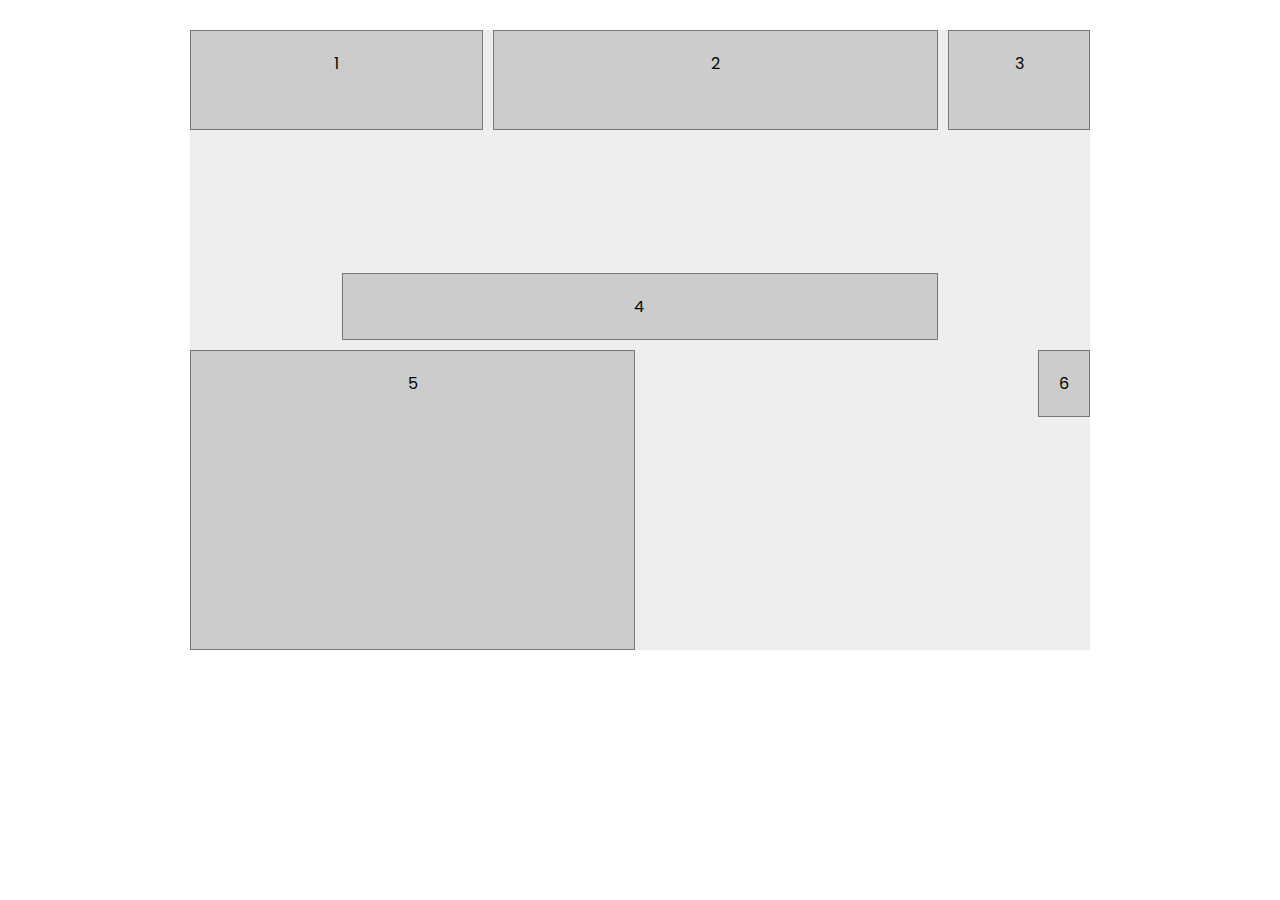
<file: 1 - basic/index.html>
<!DOCTYPE html>
<html lang="en">

<head>
  <title>Basic CSS Grid</title>
  <meta charset="UTF-8" />
  <meta name="viewport" content="width=device-width, initial-scale=1" />
  <link href="./styles.css" rel="stylesheet" />
</head>

<body>
  <div class="grid-container">
    <div>1</div>
    <div>2</div>
    <div>3</div>
    <div>4</div>
    <div>5</div>
    <div>6</div>
  </div>
</body>

</html>
</file>
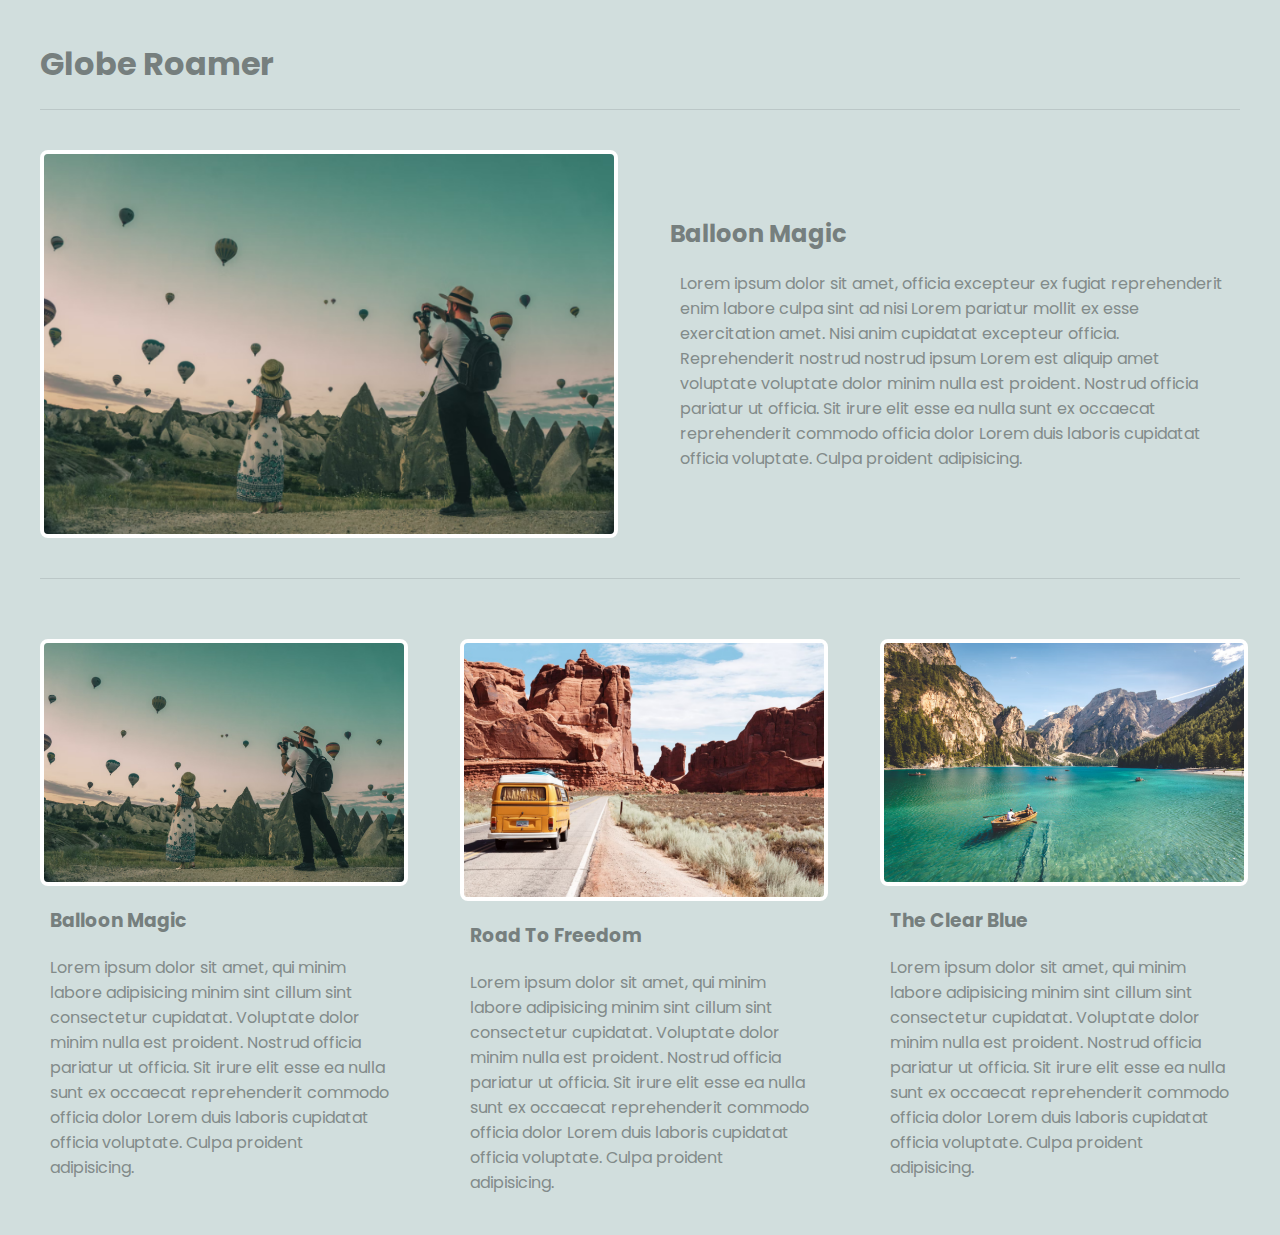
<file: 2 - multi-columns/index.html>
<html lang="en">
  <head>
    <meta charset="UTF-8" />
    <meta http-equiv="X-UA-Compatible" content="IE=edge" />
    <meta name="viewport" content="width=device-width, initial-scale=1.0" />
    <title>Multi Column Blog Layout</title>
    <link rel="stylesheet" href="styles.css" />
  </head>

  <body>
    <header>
      <h1>Globe Roamer</h1>
    </header>
    <main class="grid-container">
      <article class="featured">
        <img src="img/1.png" alt="featured img" />
        <div>
          <h2>Balloon Magic</h2>
          <p>
            Lorem ipsum dolor sit amet, officia excepteur ex fugiat
            reprehenderit enim labore culpa sint ad nisi Lorem pariatur mollit
            ex esse exercitation amet. Nisi anim cupidatat excepteur officia.
            Reprehenderit nostrud nostrud ipsum Lorem est aliquip amet voluptate
            voluptate dolor minim nulla est proident. Nostrud officia pariatur
            ut officia. Sit irure elit esse ea nulla sunt ex occaecat
            reprehenderit commodo officia dolor Lorem duis laboris cupidatat
            officia voluptate. Culpa proident adipisicing.
          </p>
        </div>
      </article>
      <article>
        <img src="img/1.png" alt="article img" />
        <div>
          <h3>Balloon Magic</h3>
          <p>
            Lorem ipsum dolor sit amet, qui minim labore adipisicing minim sint
            cillum sint consectetur cupidatat. Voluptate dolor minim nulla est
            proident. Nostrud officia pariatur ut officia. Sit irure elit esse
            ea nulla sunt ex occaecat reprehenderit commodo officia dolor Lorem
            duis laboris cupidatat officia voluptate. Culpa proident
            adipisicing.
          </p>
        </div>
      </article>
      <article>
        <img src="img/2.png" alt="article img" />
        <div>
          <h3>Road To Freedom</h3>
          <p>
            Lorem ipsum dolor sit amet, qui minim labore adipisicing minim sint
            cillum sint consectetur cupidatat. Voluptate dolor minim nulla est
            proident. Nostrud officia pariatur ut officia. Sit irure elit esse
            ea nulla sunt ex occaecat reprehenderit commodo officia dolor Lorem
            duis laboris cupidatat officia voluptate. Culpa proident
            adipisicing.
          </p>
        </div>
      </article>
      <article>
        <img src="img/3.png" alt="article img" />
        <div>
          <h3>The Clear Blue</h3>
          <p>
            Lorem ipsum dolor sit amet, qui minim labore adipisicing minim sint
            cillum sint consectetur cupidatat. Voluptate dolor minim nulla est
            proident. Nostrud officia pariatur ut officia. Sit irure elit esse
            ea nulla sunt ex occaecat reprehenderit commodo officia dolor Lorem
            duis laboris cupidatat officia voluptate. Culpa proident
            adipisicing.
          </p>
        </div>
      </article>
    </main>
  </body>
</html>
</file>
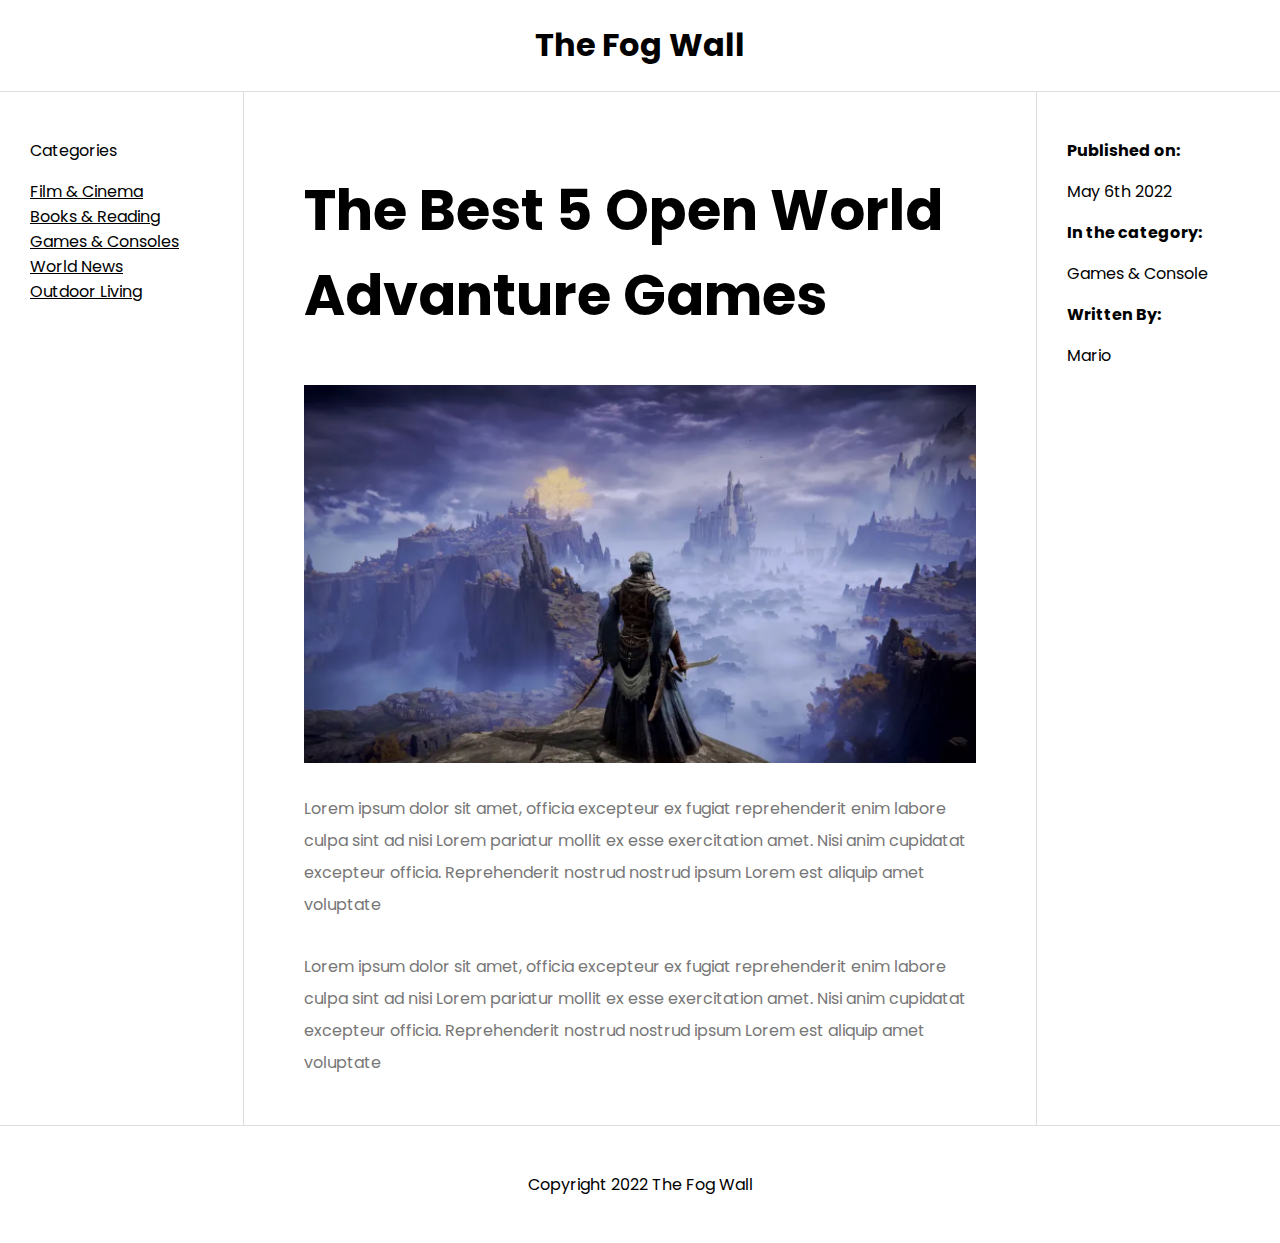
<file: 3 - holy-grail/index.html>
<html lang="en">
  <head>
    <meta charset="UTF-8" />
    <meta http-equiv="X-UA-Compatible" content="IE=edge" />
    <meta name="viewport" content="width=device-width, initial-scale=1.0" />
    <title>Holy Grail Layout</title>
    <link rel="stylesheet" href="styles.css" />
  </head>

  <body>
    <div class="grid-container">
      <!-- Grid 1 -->
      <header>
        <h1>The Fog Wall</h1>
      </header>
      <!-- Grid 2 -->
      <nav>
        <p>Categories</p>
        <li>Film & Cinema</li>
        <li>Books & Reading</li>
        <li>Games & Consoles</li>
        <li>World News</li>
        <li>Outdoor Living</li>
      </nav>
      <!-- Grid 3 -->
      <article>
        <h2>The Best 5 Open World Advanture Games</h2>
        <img src="img/banner.png" alt="article banner" />
        <p>
          Lorem ipsum dolor sit amet, officia excepteur ex fugiat reprehenderit
          enim labore culpa sint ad nisi Lorem pariatur mollit ex esse
          exercitation amet. Nisi anim cupidatat excepteur officia.
          Reprehenderit nostrud nostrud ipsum Lorem est aliquip amet voluptate
        </p>
        <p>
          Lorem ipsum dolor sit amet, officia excepteur ex fugiat reprehenderit
          enim labore culpa sint ad nisi Lorem pariatur mollit ex esse
          exercitation amet. Nisi anim cupidatat excepteur officia.
          Reprehenderit nostrud nostrud ipsum Lorem est aliquip amet voluptate
        </p>
      </article>
      <!-- Grid 4 -->
      <aside>
        <ul>
          <li>
            <p><strong>Published on:</strong></p>
            <p>May 6th 2022</p>
          </li>
          <li>
            <p><strong>In the category:</strong></p>
            <p>Games & Console</p>
          </li>
          <li>
            <p><strong>Written By:</strong></p>
            <p>Mario</p>
          </li>
        </ul>
      </aside>
      <!-- Grid 5  -->
      <footer>
        <p>Copyright 2022 The Fog Wall</p>
      </footer>
    </div>
  </body>
</html>
</file>
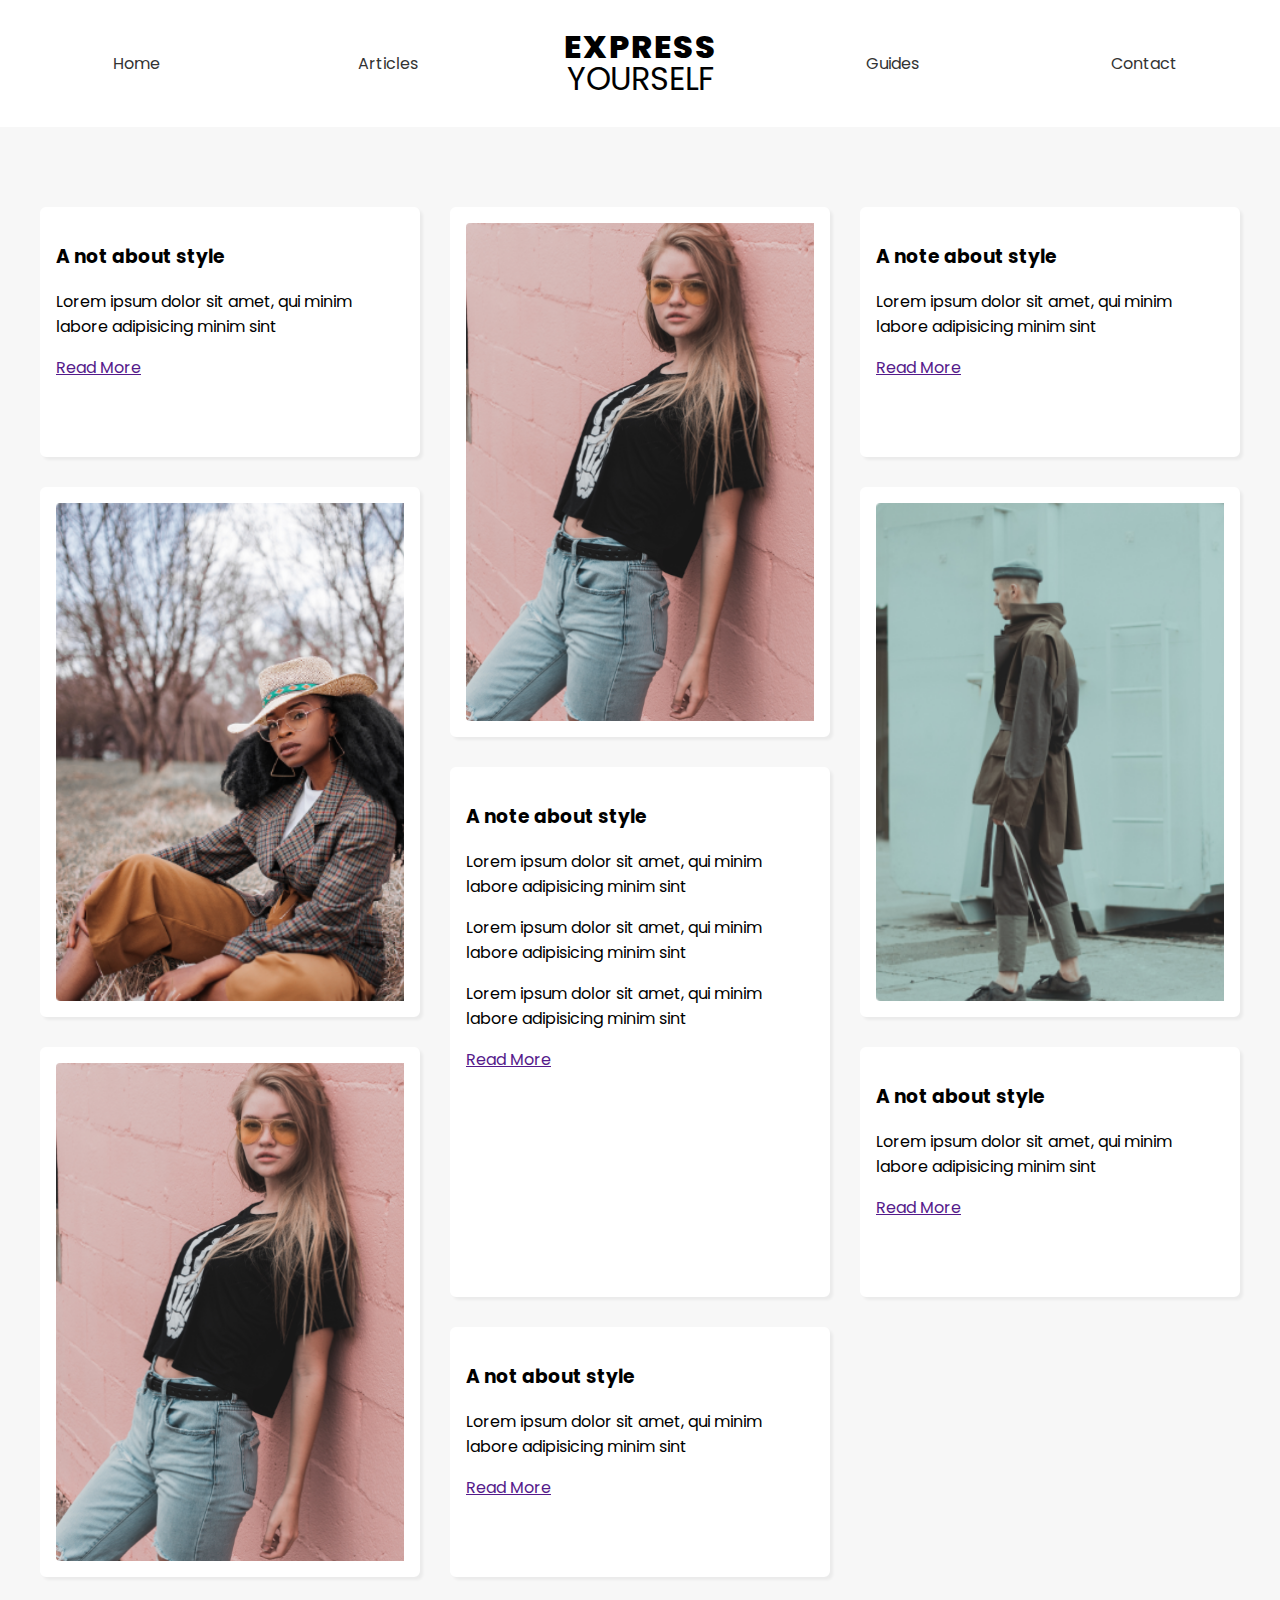
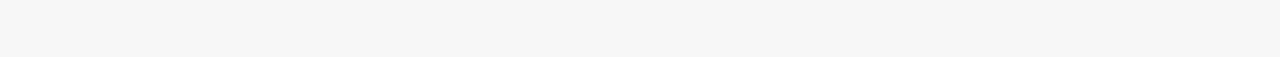
<file: 4 - masonry/index.html>
<html lang="en">
  <head>
    <meta charset="UTF-8" />
    <meta http-equiv="X-UA-Compatible" content="IE=edge" />
    <meta name="viewport" content="width=device-width, initial-scale=1.0" />
    <title>Masonry Style Layout</title>
    <link rel="stylesheet" href="styles.css" />
  </head>

  <body>
    <header>
      <nav>
        <a href="/">Home</a>
        <a href="/">Articles</a>
        <h1>
          <div>Express</div>
          <div>Yourself</div>
        </h1>
        <a href="/">Guides</a>
        <a href="/">Contact</a>
      </nav>
    </header>
    <main>
      <div class="short">
        <h3>A not about style</h3>
        <p>
          Lorem ipsum dolor sit amet, qui minim labore adipisicing minim sint
        </p>
        <a href="">Read More</a>
      </div>
      <div class="tall">
        <img src="img/1.png" alt="model" />
      </div>
      <div class="short">
        <h3>A note about style</h3>
        <p>
          Lorem ipsum dolor sit amet, qui minim labore adipisicing minim sint
        </p>
        <a href="">Read More</a>
      </div>
      <div class="tall">
        <img src="img/2.png" alt="model" />
      </div>
      <div class="tall">
        <img src="img/3.png" alt="model" />
      </div>
      <div class="tall">
        <h3>A note about style</h3>
        <p>
          Lorem ipsum dolor sit amet, qui minim labore adipisicing minim sint
        </p>
        <p>
          Lorem ipsum dolor sit amet, qui minim labore adipisicing minim sint
        </p>
        <p>
          Lorem ipsum dolor sit amet, qui minim labore adipisicing minim sint
        </p>
        <a href="">Read More</a>
      </div>
      <div class="tall">
        <img src="img/1.png" alt="model" />
      </div>
      <div class="short">
        <h3>A not about style</h3>
        <p>
          Lorem ipsum dolor sit amet, qui minim labore adipisicing minim sint
        </p>
        <a href="">Read More</a>
      </div>
      <div class="short">
        <h3>A not about style</h3>
        <p>
          Lorem ipsum dolor sit amet, qui minim labore adipisicing minim sint
        </p>
        <a href="">Read More</a>
      </div>
    </main>
  </body>
</html>
</file>
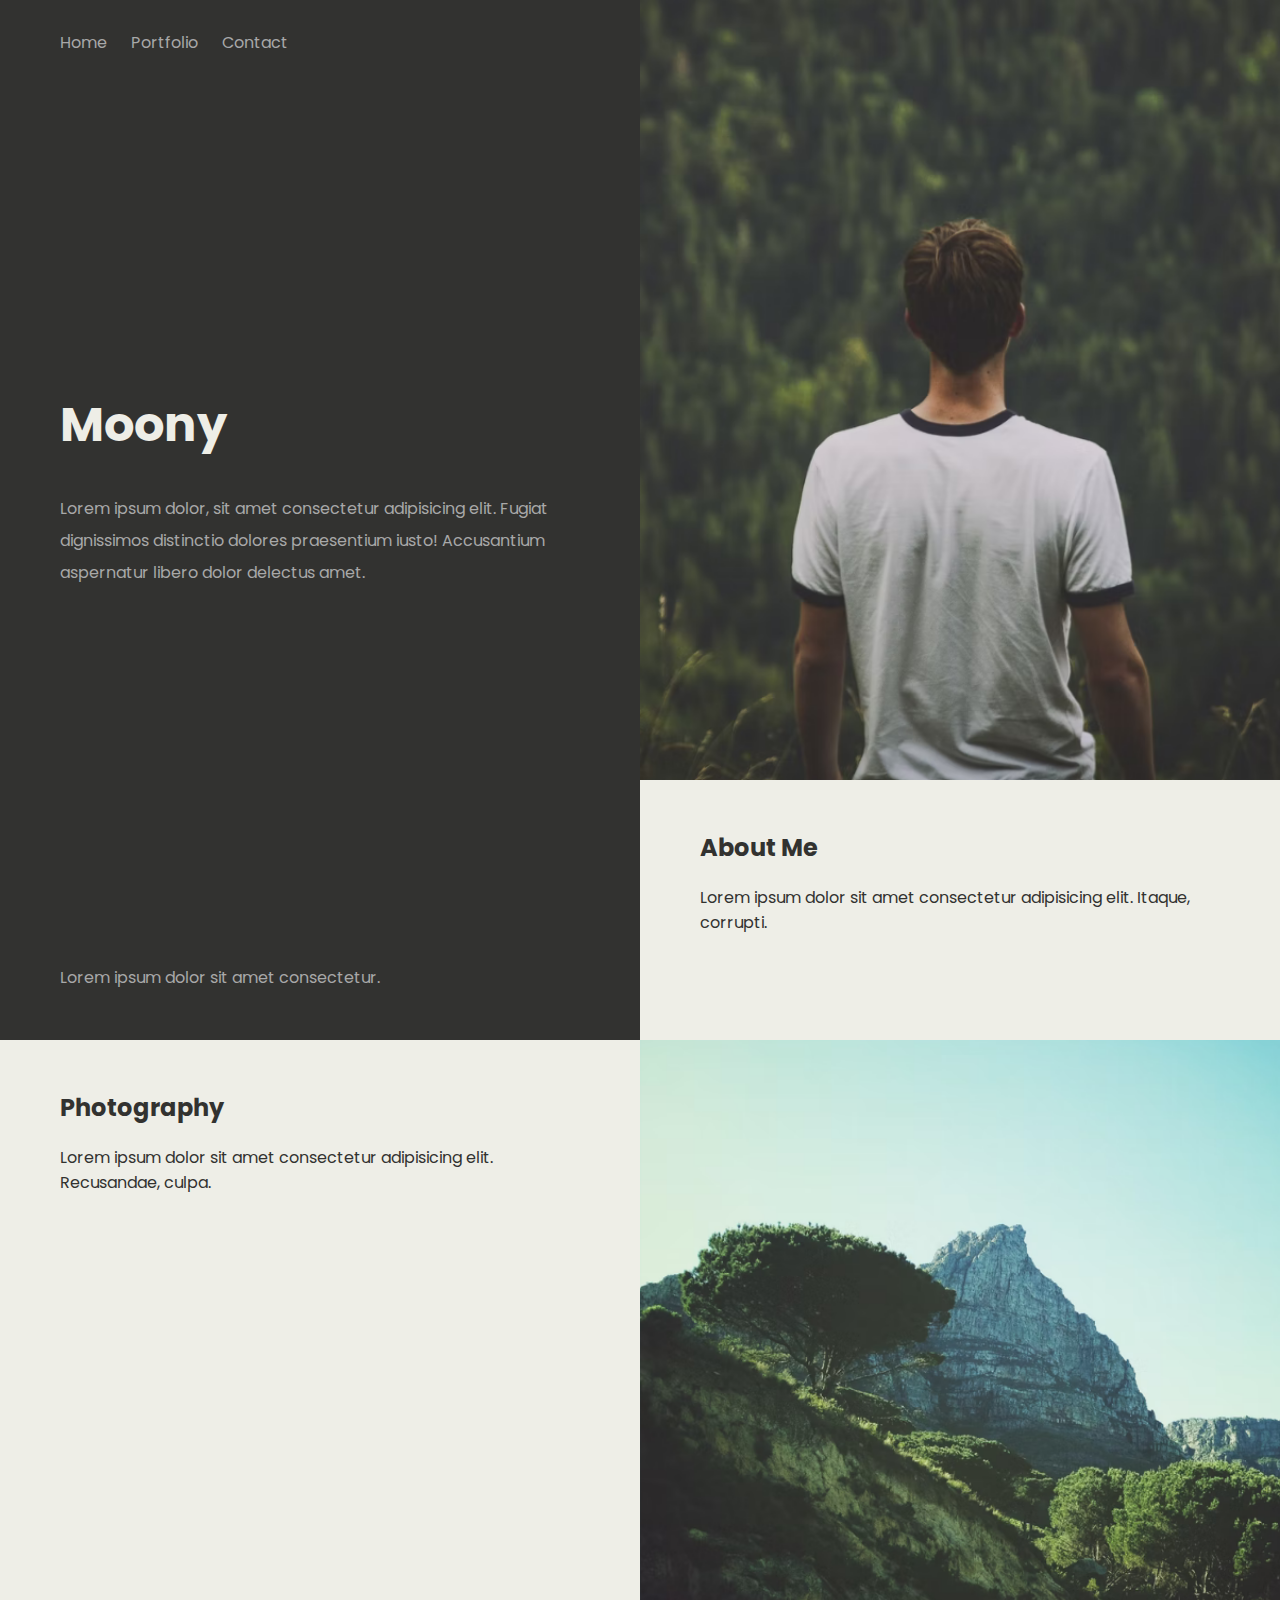
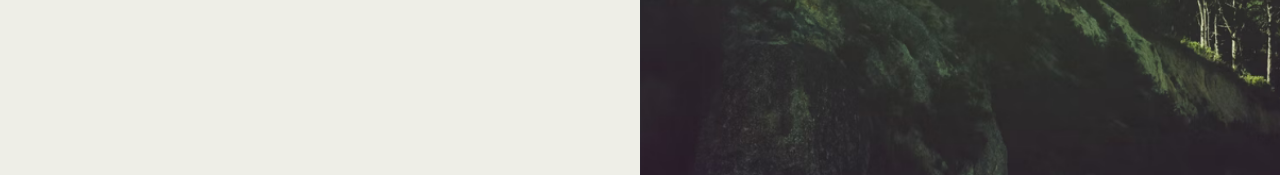
<file: 5 - portfolio/index.html>
<html lang="en">
  <head>
    <meta charset="UTF-8" />
    <meta http-equiv="X-UA-Compatible" content="IE=edge" />
    <meta name="viewport" content="width=device-width, initial-scale=1.0" />
    <title>Portfolio Full-Screen Layout</title>
    <link rel="stylesheet" href="styles.css" />
  </head>

  <body>
    <main>
      <div class="panel welcome">
        <nav>
          <a href="">Home</a>
          <a href="">Portfolio</a>
          <a href="">Contact</a>
        </nav>
        <div>
          <h1>Moony</h1>
          <p>
            Lorem ipsum dolor, sit amet consectetur adipisicing elit. Fugiat
            dignissimos distinctio dolores praesentium iusto! Accusantium
            aspernatur libero dolor delectus amet.
          </p>
        </div>
        <footer>
          <p>Lorem ipsum dolor sit amet consectetur.</p>
        </footer>
      </div>
      <div class="panel about">
        <img src="img/1.png" alt="main pic" />
        <div class="text">
          <h2>About Me</h2>
          <p>
            Lorem ipsum dolor sit amet consectetur adipisicing elit. Itaque,
            corrupti.
          </p>
        </div>
      </div>
      <div class="panel photos">
        <div class="text">
          <h2>Photography</h2>
          <p>
            Lorem ipsum dolor sit amet consectetur adipisicing elit. Recusandae,
            culpa.
          </p>
        </div>
        <img src="img/2.png" alt="landscape pic" />
      </div>
    </main>
  </body>
</html>
</file>
<file: 1 - basic/styles.css>
@import url('https://fonts.googleapis.com/css2?family=Poppins:wght@100;200;300;400;500;600;700;800;900&display=swap');

body {
  margin: 30px;
  font-family: 'Poppins';
}

.grid-container {
  background: #eee;
  max-width: 900px;
  margin: 0 auto;
  display: grid;
  grid-template-columns: repeat(6, 1fr);
  grid-template-rows: 100px 200px 300px;
  gap: 10px;
  justify-content: stretch;
  align-items: stretch;
}

.grid-container > div {
  background: #ccc;
  text-align: center;
  padding: 20px;
  border: 1px solid #777;
}
.grid-container > div:nth-child(1) {
  grid-column: 1 / span 2; /* line column / columns to fill */
}
.grid-container > div:nth-child(2) {
  grid-column: span 3; /* without line column, automatically filling the next available column */
}
.grid-container > div:nth-child(3) {
  grid-column: span 1; /* without line column, automatically filling the next available column */
}
.grid-container > div:nth-child(4) {
  grid-column: 2 / 6; /* line column / line column */
  align-self: end;
}
.grid-container > div:nth-child(5) {
  grid-column: span 3; /* without line column, automatically filling the next available column */
}
.grid-container > div:nth-child(6) {
  grid-column: span 3; /* without line column, automatically filling the next available column */
  justify-self: end;
  align-self: start;
}
</file>
<file: 2 - multi-columns/styles.css>
@import url('https://fonts.googleapis.com/css2?family=Poppins:wght@200;400;500;600;800&family=VT323&display=swap');

body {
  margin: 20px;
  font-family: 'Poppins';
  background: #d1dedd;
}
ul,
li {
  padding: 0;
  list-style-type: none;
}
h1,
h2,
h3 {
  color: #767f7e;
}
p {
  color: #828b8a;
}

header {
  max-width: 1200px;
  margin: 40px auto;
  border-bottom: 1px solid #bbc7c7;
}
.grid-container {
  display: grid;
  grid-template-columns: 1fr 1fr 1fr;
  gap: 60px;
  max-width: 1200px;
  margin: 20px auto;
}

article.featured {
  grid-column: span 3;
  display: grid;
  grid-template-columns: 1fr 1fr;
  gap: 60px;
  align-items: center;
  border-bottom: 1px solid #bbc7c7;
  padding-bottom: 40px;
}

article img,
article.featured img {
  width: 100%;
  border: 4px solid #fff;
  border-radius: 8px;
}

article p,
article h3 {
  margin: 20px 10px;
}

/* responsive */

@media screen and (max-width: 980px) {
  article {
    grid-column: span 3;
    display: grid;
    grid-template-columns: 1fr 1fr;
    gap: 60px;
    align-items: center;
  }
}

@media screen and (max-width: 760px) {
  article.featured,
  article {
    display: block;
    margin: 0 20px;
  }
}
</file>
<file: 3 - holy-grail/styles.css>
@import url('https://fonts.googleapis.com/css2?family=Poppins:wght@200;400;500;600;800&family=VT323&display=swap');

body {
  margin: 0;
  font-family: 'Poppins';
}
ul,
li {
  padding: 0;
  list-style-type: none;
}

.grid-container {
  display: grid;
  grid-template-columns: 1fr 3fr 1fr;
  column-gap: 30px;
}

header {
  grid-column: span 3;
  text-align: center;
  border-bottom: 1px solid #ddd;
}
nav {
  padding: 30px;
  border-right: 1px solid #ddd;
}

nav li {
  text-decoration: underline;
}

article {
  padding: 30px;
}

article h2 {
  font-size: 3.5em;
  max-width: 800px;
}

article img {
  width: 100%;
}

article p {
  margin-top: 30px;
  line-height: 2em;
  color: #777;
}

aside {
  padding: 30px;
  border-left: 1px solid #ddd;
}

footer {
  grid-column: span 3;
  text-align: center;
  border-top: 1px solid #ddd;
  padding: 30px;
}

/* responsive  */

@media screen and (max-width: 1200px) {
  nav {
    grid-column: span 3;
    border-right: 0;
    border-bottom: 1px solid #ddd;
  }
  nav li {
    display: inline-block;
    margin-left: 10px;
  }
  article {
    grid-column: span 2;
  }
  aside {
    padding: 16px;
  }
}

@media screen and (max-width: 980px) {
  nav,
  article,
  aside {
    grid-column: span 3;
  }
  aside {
    border-left: 0;
    border-top: 1px solid #ddd;
  }
  article h2 {
    font-size: 2.5em;
  }
}
</file>
<file: 4 - masonry/styles.css>
@import url('https://fonts.googleapis.com/css2?family=Poppins:wght@200;400;500;600;800&family=VT323&display=swap');

body {
  margin: 0;
  font-family: 'Poppins';
  background: #f7f7f7;
}

header {
  background: #fff;
  padding: 10px;
}

header nav {
  max-width: 1400px;
  margin: 0 auto;
  display: grid;
  grid-template-columns: repeat(5, 1fr);
  text-align: center;
  align-items: center;
}

header nav a {
  text-decoration: none;
  color: #333;
}

header nav h1 {
  text-transform: uppercase;
  line-height: 1em;
}

header nav h1 div:first-child {
  font-weight: 800;
  letter-spacing: 1.5px;
}

header nav h1 div:last-child {
  font-weight: 400;
}

main {
  max-width: 1200px;
  margin: 60px auto;
  padding: 20px;
  display: grid;
  grid-template-columns: 1fr 1fr 1fr;
  grid-auto-rows: 250px;
  gap: 30px;
}

main div {
  overflow: hidden;
  background: #fff;
  border-radius: 6px;
  border: 16px solid #fff;
  box-shadow: 3px 3px 3px rgba(0, 0, 0, 0.05);
}

main div img {
  min-width: 100%;
  height: 100%;
}

main .short {
  grid-row: span 1;
}
main .tall {
  grid-row: span 2;
}

/* responsive */
@media screen and (max-width: 960px) {
  main {
    grid-template-columns: 1fr 1fr;
  }
}
@media screen and (max-width: 620px) {
  main {
    grid-template-columns: 1fr;
    max-width: 400px;
    margin: 20px auto;
  }
  header nav {
    grid-template-columns: repeat(4, 1fr);
  }
  header nav h1 {
    grid-column: 1 / span 4;
    grid-row: 1;
  }
}
</file>
<file: 5 - portfolio/styles.css>
@import url('https://fonts.googleapis.com/css2?family=Poppins:wght@200;400;500;600;800&family=VT323&display=swap');

body {
  margin: 0;
  font-family: 'Poppins';
}

main {
  display: grid;
  grid-template-columns: 1.2fr 1fr 1fr;
  min-height: 100%;
}
.panel {
  display: grid;
  grid-template-columns: 1fr;
}
.panel .text {
  background: #eeeee7;
  color: #323230;
  padding: 30px 60px;
}

/* welcome panel */
.panel.welcome {
  background: #323230;
  padding: 30px 60px;
  grid-auto-rows: 1fr;
}
.panel.welcome nav a {
  color: #a8a8a8;
  text-decoration: none;
  margin-right: 20px;
}
.panel.welcome p {
  color: #a8a8a8;
  max-width: 540px;
  line-height: 2em;
}
.panel.welcome h1 {
  color: #eeeee7;
  font-size: 3em;
}
.panel.welcome footer {
  align-self: end;
}

/* about panel */
.panel.about {
  grid-template-rows: 3fr 1fr;
  overflow: hidden;
}
.panel.about img {
  min-height: 100%;
  min-width: 100%;
}

/* photos panel */
.panel.photos {
  grid-template-rows: 1fr 3fr;
  overflow: hidden;
}
.panel.photos img {
  min-height: 100%;
  min-width: 100%;
}

/* responsive  */
@media screen and (max-width: 1400px) {
  main {
    grid-template-columns: 1fr 1fr;
  }
  .panel.photos {
    grid-column: span 2;
    grid-template-columns: 1fr 1fr;
    grid-template-rows: 1fr;
  }
}

@media screen and (max-width: 960px) {
  main {
    grid-template-columns: 100%;
    grid-template-rows: 500px 400px 400px;
  }
  .panel.about {
    grid-row: 2;
    grid-template-columns: 1fr 1fr;
    grid-template-rows: 1fr;
  }
  .panel img {
    width: 100%;
  }
}

@media screen and (max-width: 680px) {
  main {
    grid-template-rows: 700px 600px 600px;
  }
  .panel.about,
  .panel.photos {
    grid-template-columns: 1fr;
    grid-column: span 1;
    grid-template-rows: 1fr 1fr;
    border-bottom: 1px solid #dcdcd0;
  }
}
</file>
